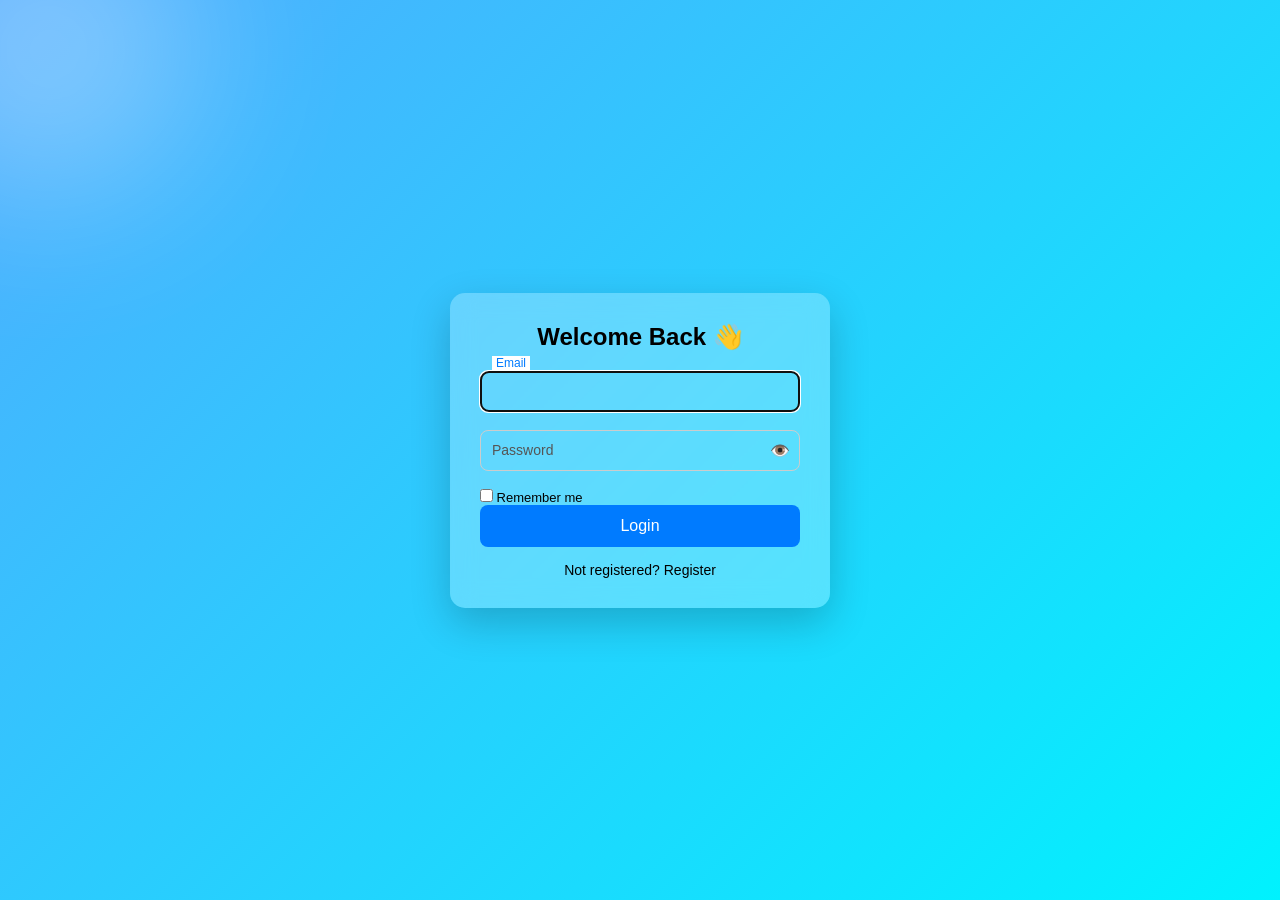
<file: index.html>
<!DOCTYPE html>
<html lang="en">
<head>
<meta charset="UTF-8">
<meta name="viewport" content="width=device-width, initial-scale=1.0">

<title>Login</title>

<style>
*{
margin:0;
padding:0;
box-sizing:border-box;
font-family:'Segoe UI',sans-serif;
}

body{
height:100vh;
display:flex;
justify-content:center;
align-items:center;
background: linear-gradient(135deg,#4facfe,#00f2fe);
overflow:hidden;
}

/* FLOATING EFFECT */
body::before{
content:"";
position:absolute;
width:300px;
height:300px;
background:rgba(255,255,255,0.3);
border-radius:50%;
top:-100px;
left:-100px;
filter:blur(80px);
animation:float 6s infinite alternate;
}

@keyframes float{
from{transform:translateY(0);}
to{transform:translateY(40px);}
}

/* CARD */
.container{
background:rgba(255,255,255,0.25);
backdrop-filter:blur(12px);
width:380px;
padding:30px;
border-radius:15px;
box-shadow:0 15px 40px rgba(0,0,0,0.2);
text-align:center;
z-index:1;
}

h2{
margin-bottom:20px;
}

/* INPUT */
.input-box{
position:relative;
margin:18px 0;
}

.input-box input{
width:100%;
padding:12px;
border:1px solid #ccc;
border-radius:8px;
background:transparent;
}

.input-box label{
position:absolute;
left:12px;
top:50%;
transform:translateY(-50%);
font-size:14px;
color:#555;
transition:.3s;
}

.input-box input:focus + label,
.input-box input:not(:placeholder-shown)+label{
top:-8px;
font-size:12px;
background:white;
padding:0 4px;
color:#007bff;
}

.toggle-pass{
position:absolute;
right:10px;
top:50%;
transform:translateY(-50%);
cursor:pointer;
}

/* REMEMBER */
.remember{
text-align:left;
font-size:13px;
margin-top:5px;
}

/* BUTTON */
button{
width:100%;
padding:12px;
border:none;
border-radius:8px;
background:#007bff;
color:white;
font-size:16px;
cursor:pointer;
transition:.3s;
}

button:hover{
transform:scale(1.03);
}

/* ERROR */
.error{
color:red;
margin-top:10px;
display:none;
}

/* LINK */
.link{
margin-top:15px;
font-size:14px;
cursor:pointer;
}

</style>
</head>

<body>

<div class="container">

<h2>Welcome Back 👋</h2>

<div class="input-box">
<input type="text" id="email" placeholder=" ">
<label>Email</label>
</div>

<div class="input-box">
<input type="password" id="password" placeholder=" ">
<label>Password</label>
<span class="toggle-pass" onclick="toggle()">👁️</span>
</div>

<div class="remember">
<input type="checkbox" id="remember"> Remember me
</div>

<div class="error" id="error"></div>

<button onclick="login()">Login</button>

<div class="link" onclick="goRegister()">
Not registered? Register
</div>

</div>

<script>

/* AUTO FOCUS */
document.getElementById("email").focus();

/* LOAD REMEMBERED EMAIL */
let savedEmail = localStorage.getItem("rememberEmail");
if(savedEmail){
document.getElementById("email").value = savedEmail;
document.getElementById("remember").checked = true;
}

/* ENTER NAVIGATION */
document.getElementById("email").addEventListener("keydown",function(e){
if(e.key==="Enter"){
e.preventDefault();
document.getElementById("password").focus();
}
});

document.getElementById("password").addEventListener("keydown",function(e){
if(e.key==="Enter"){
e.preventDefault();
login();
}
});

/* TOGGLE PASSWORD */
function toggle(){
let p=document.getElementById("password");
p.type = p.type==="password"?"text":"password";
}

/* LOGIN */
function login(){

let email=document.getElementById("email").value.trim();
let pass=document.getElementById("password").value.trim();
let error=document.getElementById("error");

error.style.display="none";

/* VALIDATION */
if(!email || !pass){
return showError("Enter all fields");
}

/* EMAIL FORMAT */
let emailRegex=/^[^\s@]+@[^\s@]+\.[^\s@]+$/;
if(!emailRegex.test(email)){
return showError("Invalid email format");
}

/* GET USERS */
let users = JSON.parse(localStorage.getItem("users")) || [];

/* FIND USER */
let userIndex = users.findIndex(u => u.email===email && u.password===pass);

if(userIndex === -1){
return showError("Invalid credentials");
}

let user = users[userIndex];

/* REMEMBER EMAIL */
if(document.getElementById("remember").checked){
localStorage.setItem("rememberEmail", email);
}else{
localStorage.removeItem("rememberEmail");
}

/* ===== UPDATE LOGIN COUNT (NEW 🔥) ===== */
user.loginCount = (user.loginCount || 0) + 1;
user.lastLogin = new Date().toLocaleString();

/* SAVE UPDATED USERS */
users[userIndex] = user;
localStorage.setItem("users", JSON.stringify(users));

/* ===== LOGIN HISTORY (ADMIN FEATURE 🔥) ===== */
let loginHistory = JSON.parse(localStorage.getItem("loginHistory")) || [];

loginHistory.push({
name: user.name,
email: user.email,
role: user.role,
time: new Date().toLocaleString()
});

localStorage.setItem("loginHistory", JSON.stringify(loginHistory));

/* SESSION */
localStorage.setItem("username", user.name);
localStorage.setItem("role", user.role);
localStorage.setItem("isLoggedIn","true");

/* SUCCESS MESSAGE */
error.style.color="green";
error.innerText="Logging in...";
error.style.display="block";

/* REDIRECT */
setTimeout(()=>{
if(user.role==="admin"){
window.location.href="admin.html";
}else{
window.location.href="./pages/congrats.html";
}
},800);

}

/* ERROR FIXED */
function showError(msg){
let error=document.getElementById("error");
error.style.color="red";
error.innerText=msg;
error.style.display="block";
}

/* REGISTER */
function goRegister(){
window.location.href="./pages/register.html";
}

</script>
</body>
</html>
</file>
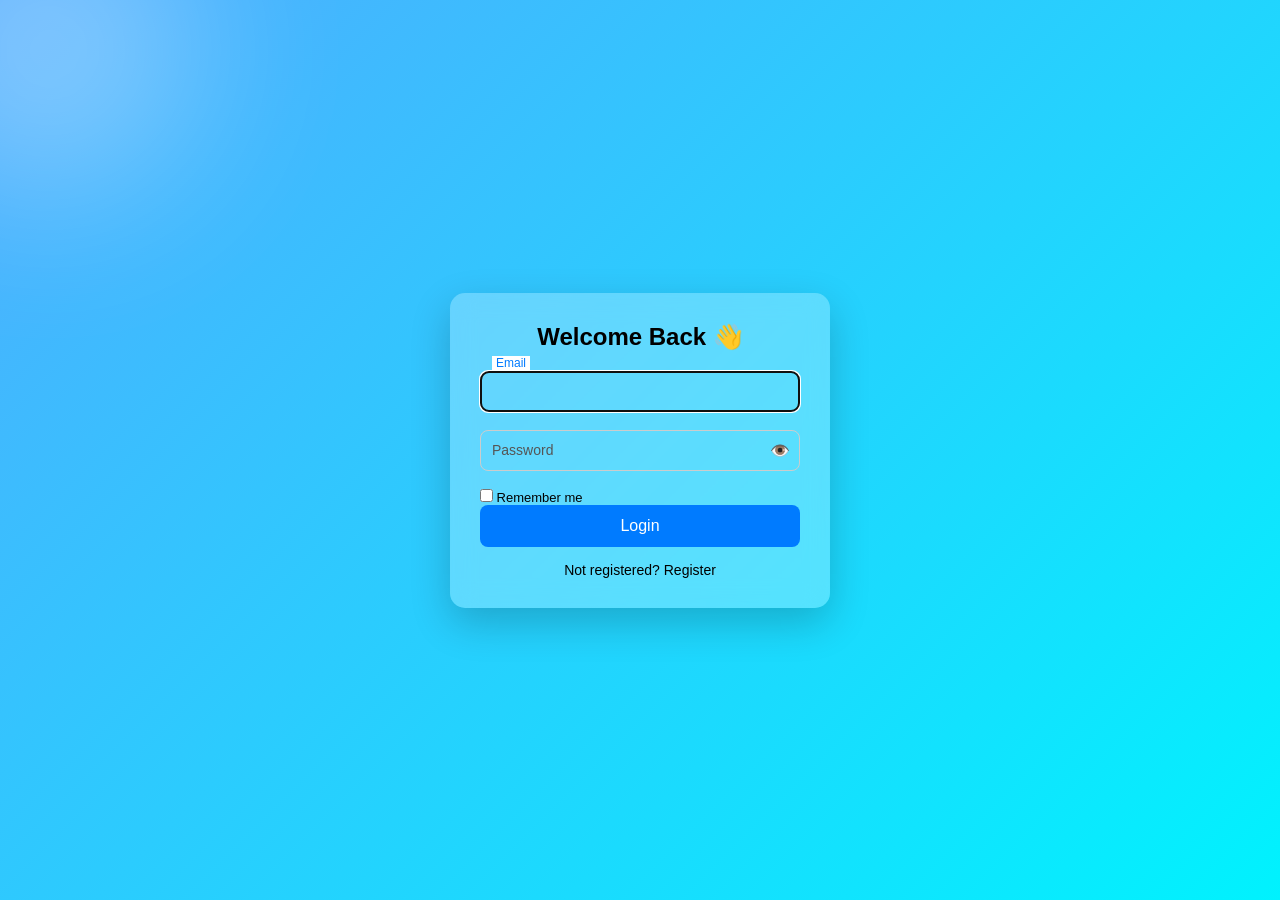
<file: pages/admin.html>
<!DOCTYPE html>
<html>
<head>
<meta charset="UTF-8">
<title>Admin Panel</title>

<style>
*{
margin:0;
padding:0;
box-sizing:border-box;
font-family:'Segoe UI',sans-serif;
}

body{
background: linear-gradient(135deg,#4facfe,#00f2fe);
min-height:100vh;
overflow-x:hidden;
}

/* FLOATING BG */
body::before{
content:"";
position:absolute;
width:300px;
height:300px;
background:rgba(255,255,255,0.3);
border-radius:50%;
top:-100px;
left:-100px;
filter:blur(80px);
animation:float 6s infinite alternate;
}
@keyframes float{
to{transform:translateY(50px);}
}

/* HEADER */
.header{
display:flex;
justify-content:space-between;
align-items:center;
padding:20px;
color:white;
font-size:22px;
font-weight:bold;
}

.logout{
background:#ff4d4d;
border:none;
padding:8px 14px;
border-radius:8px;
color:white;
cursor:pointer;
}

/* CONTAINER */
.container{
padding:20px;
}

/* STATS */
.stats{
display:grid;
grid-template-columns:repeat(4,1fr);
gap:20px;
margin-bottom:25px;
}

.box{
background:rgba(255,255,255,0.25);
backdrop-filter:blur(15px);
padding:20px;
border-radius:15px;
text-align:center;
box-shadow:0 10px 25px rgba(0,0,0,.2);
}

.box h2{
color:#fff;
}

/* CHART SECTION */
.charts{
display:grid;
grid-template-columns:1fr 1fr;
gap:20px;
margin-bottom:25px;
}

.chartBox{
background:rgba(255,255,255,0.25);
backdrop-filter:blur(15px);
padding:20px;
border-radius:15px;
text-align:center;
}

/* TABLE */
.tableBox{
background:rgba(255,255,255,0.25);
backdrop-filter:blur(15px);
padding:20px;
border-radius:15px;
}

table{
width:100%;
border-collapse:collapse;
}

th,td{
padding:10px;
text-align:center;
}

th{
background:#007bff;
color:white;
}

tr:nth-child(even){
background:rgba(255,255,255,0.2);
}

/* SEARCH */
.search{
margin-bottom:10px;
padding:8px;
width:100%;
border-radius:6px;
border:none;
}

/* TOPPER */
.topper{
margin-top:15px;
padding:15px;
background:rgba(255,255,255,0.3);
border-radius:10px;
text-align:center;
font-weight:bold;
}

</style>
</head>

<body>

<div class="header">
<div>🚀 Admin Dashboard</div>
<button class="logout" onclick="logout()">Logout</button>
</div>

<div class="container">

<!-- STATS -->
<div class="stats">
<div class="box">
<h2 id="totalUsers">0</h2>
<p>Total Users</p>
</div>

<div class="box">
<h2 id="students">0</h2>
<p>Students</p>
</div>

<div class="box">
<h2 id="admins">0</h2>
<p>Admins</p>
</div>

<div class="box">
<h2 id="exams">0</h2>
<p>Total Exams</p>
</div>
</div>

<!-- CHARTS -->
<div class="charts">

<div class="chartBox">
<h3>Users Distribution</h3>
<canvas id="pieChart" height="200"></canvas>
</div>

<div class="chartBox">
<h3>Subject Performance</h3>
<canvas id="barChart" height="200"></canvas>
</div>

</div>

<!-- TABLE -->
<div class="tableBox">

<input class="search" placeholder="Search student..." onkeyup="searchTable(this.value)">

<table>
<thead>
<tr>
<th>Name</th>
<th>Subject</th>
<th>Score</th>
<th>%</th>
<th>Grade</th>
<th>Date</th>
</tr>
</thead>

<tbody id="table"></tbody>
</table>

<div class="topper" id="topper"></div>

</div>

</div>

<script>

/* SECURITY */
if(localStorage.getItem("role")!=="admin"){
alert("Access Denied");
window.location.href="student_dashboard.html";
}

/* DATA */
let users = JSON.parse(localStorage.getItem("users")) || [];
let history = JSON.parse(localStorage.getItem("examHistory")) || [];

/* COUNTS */
let students = users.filter(u=>u.role==="student").length;
let admins = users.filter(u=>u.role==="admin").length;

totalUsers.innerText = users.length;
document.getElementById("students").innerText = students;
document.getElementById("admins").innerText = admins;
document.getElementById("exams").innerText = history.length;

/* GRADE FUNCTION */
function grade(p){
if(p>=85) return "A";
if(p>=70) return "B";
if(p>=50) return "C";
return "Fail";
}

/* TABLE */
let bestScore = 0;
let topperName = "No Data";

history.forEach(h=>{
let percent = Math.round((h.score/20)*100);

if(percent > bestScore){
bestScore = percent;
topperName = h.name;
}

table.innerHTML += `
<tr>
<td>${h.name}</td>
<td>${h.subject}</td>
<td>${h.score}/20</td>
<td>${percent}%</td>
<td>${grade(percent)}</td>
<td>${h.date}</td>
</tr>
`;
});

/* TOPPER */
document.getElementById("topper").innerText =
"🏆 Top Performer: " + topperName + " ("+bestScore+"%)";

/* SEARCH */
function searchTable(val){
val = val.toLowerCase();
let rows = document.querySelectorAll("#table tr");

rows.forEach(r=>{
r.style.display = r.innerText.toLowerCase().includes(val) ? "" : "none";
});
}

/* PIE CHART */
let pie = document.getElementById("pieChart").getContext("2d");

let total = students + admins;
let studentAngle = (students/total)*Math.PI*2;

pie.fillStyle = "#007bff";
pie.beginPath();
pie.moveTo(100,100);
pie.arc(100,100,80,0,studentAngle);
pie.fill();

pie.fillStyle = "#ff4d4d";
pie.beginPath();
pie.moveTo(100,100);
pie.arc(100,100,80,studentAngle,Math.PI*2);
pie.fill();

/* BAR CHART */
let subjects = {};
history.forEach(h=>{
if(!subjects[h.subject]) subjects[h.subject]=0;
subjects[h.subject]+=h.score;
});

let bar = document.getElementById("barChart").getContext("2d");

let x=20;
for(let s in subjects){
let h = subjects[s]*5;

bar.fillStyle="#28a745";
bar.fillRect(x,200-h,40,h);

bar.fillStyle="#000";
bar.fillText(s,x,190);

x+=60;
}

/* LOGOUT */
function logout(){
localStorage.clear();
window.location.href="../index.html";
}

</script>

</body>
</html>
</file>
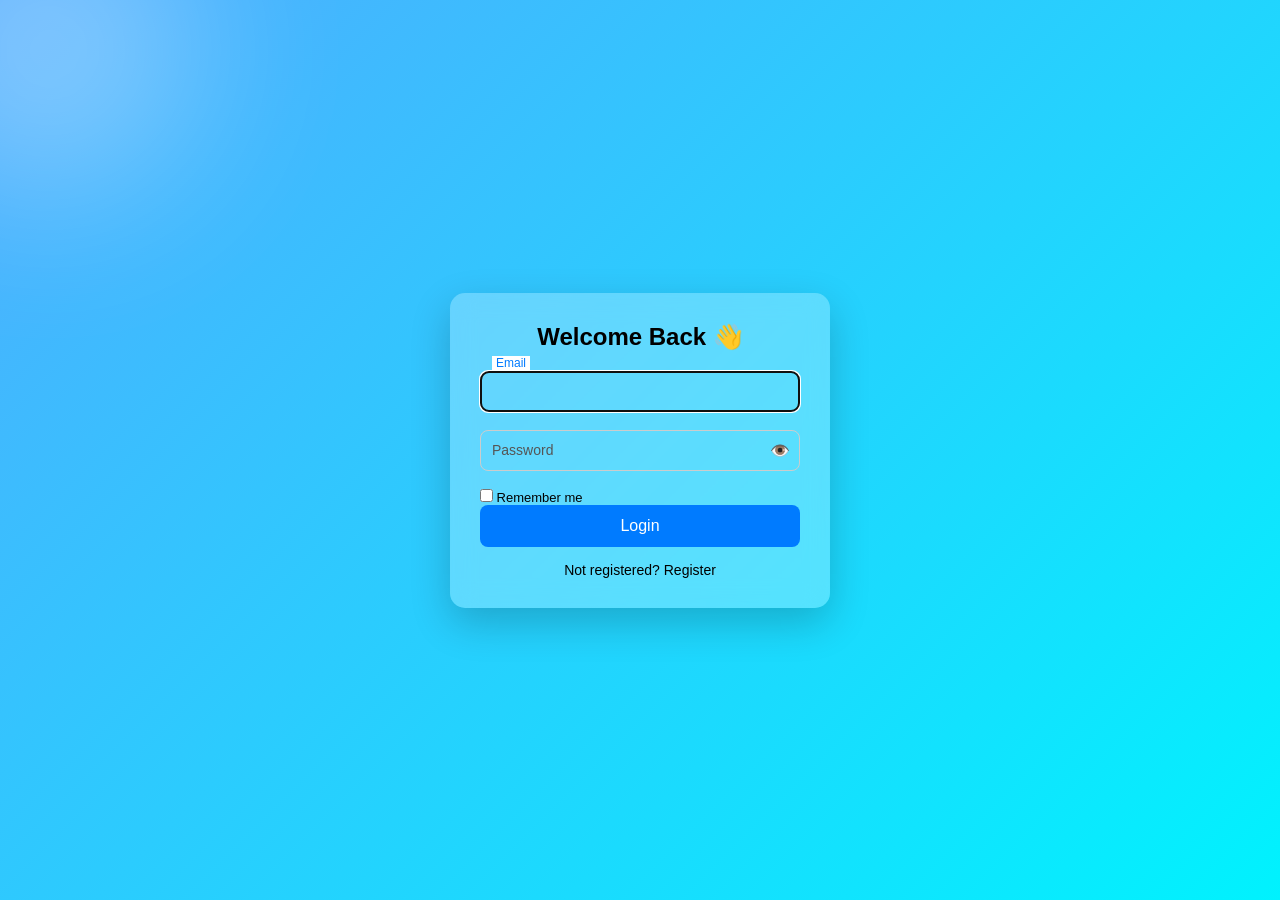
<file: pages/congrats.html>
<!DOCTYPE html>
<html lang="en">
<head>
<meta charset="UTF-8">
<meta name="viewport" content="width=device-width, initial-scale=1.0">

<title>Congratulations 🎉</title>

<style>
*{
margin:0;
padding:0;
box-sizing:border-box;
font-family:'Segoe UI',sans-serif;
}

body{
height:100vh;
display:flex;
justify-content:center;
align-items:center;
background: linear-gradient(135deg,#4facfe,#00f2fe);
overflow:hidden;
}

/* FLOAT BACKGROUND */
body::before{
content:"";
position:absolute;
width:400px;
height:400px;
background:rgba(255,255,255,0.25);
border-radius:50%;
top:-100px;
left:-100px;
filter:blur(120px);
animation:float 6s infinite alternate;
}

@keyframes float{
to{transform:translateY(50px);}
}

/* CARD */
.card{
background:rgba(255,255,255,0.25);
backdrop-filter:blur(12px);
padding:40px;
border-radius:20px;
box-shadow:0 20px 50px rgba(0,0,0,0.25);
text-align:center;
z-index:1;
animation:fade .8s ease;
}

@keyframes fade{
from{opacity:0;transform:translateY(40px);}
to{opacity:1;}
}

h1{
font-size:28px;
margin-bottom:10px;
}

p{
margin-bottom:15px;
}

/* PROGRESS */
.barWrap{
width:100%;
height:8px;
background:#ddd;
border-radius:10px;
overflow:hidden;
}

.bar{
height:100%;
width:0%;
background:#28a745;
transition:3s linear;
}

/* BUTTON */
button{
margin-top:20px;
padding:10px 20px;
border:none;
background:#007bff;
color:white;
border-radius:8px;
cursor:pointer;
transition:.3s;
}

button:hover{
transform:scale(1.05);
}

/* CONFETTI */
.confetti{
position:absolute;
width:8px;
height:8px;
top:-10px;
animation:fall linear infinite;
}

@keyframes fall{
to{transform:translateY(100vh) rotate(360deg);}
}
</style>
</head>

<body>

<div class="card">

<h1 id="msg"></h1>
<p id="greetText"></p>

<div class="barWrap">
<div class="bar" id="bar"></div>
</div>

<button onclick="goNow()">Go to Dashboard ➜</button>

</div>

<script>

/* LOGIN CHECK */
if(localStorage.getItem("isLoggedIn") !== "true"){
window.location.href="../index.html";
}

/* USER */
let name = localStorage.getItem("username") || "Student";

/* GREETING FIX */
let hour = new Date().getHours();
let greeting = "";

if(hour < 12) greeting = "Good Morning ☀️";
else if(hour < 18) greeting = "Good Afternoon 🌤️";
else greeting = "Good Evening 🌙";

/* DISPLAY */
document.getElementById("msg").innerText =
"🎉 Congratulations, " + name + "!";

document.getElementById("greetText").innerText =
greeting + " — You did great!";

/* PROGRESS ANIMATION */
setTimeout(()=>{
document.getElementById("bar").style.width = "100%";
},200);

/* REDIRECT FUNCTION */
function redirect(){
window.location.href="student_dashboard.html";
}

/* AUTO REDIRECT */
setTimeout(redirect,3000);

/* BUTTON */
function goNow(){
redirect();
}

/* CONFETTI EFFECT */
for(let i=0;i<60;i++){
let c=document.createElement("div");
c.className="confetti";
c.style.left=Math.random()*100+"%";
c.style.background=`hsl(${Math.random()*360},100%,50%)`;
c.style.animationDuration=(2+Math.random()*3)+"s";
document.body.appendChild(c);
}

</script>

</body>
</html>
</file>
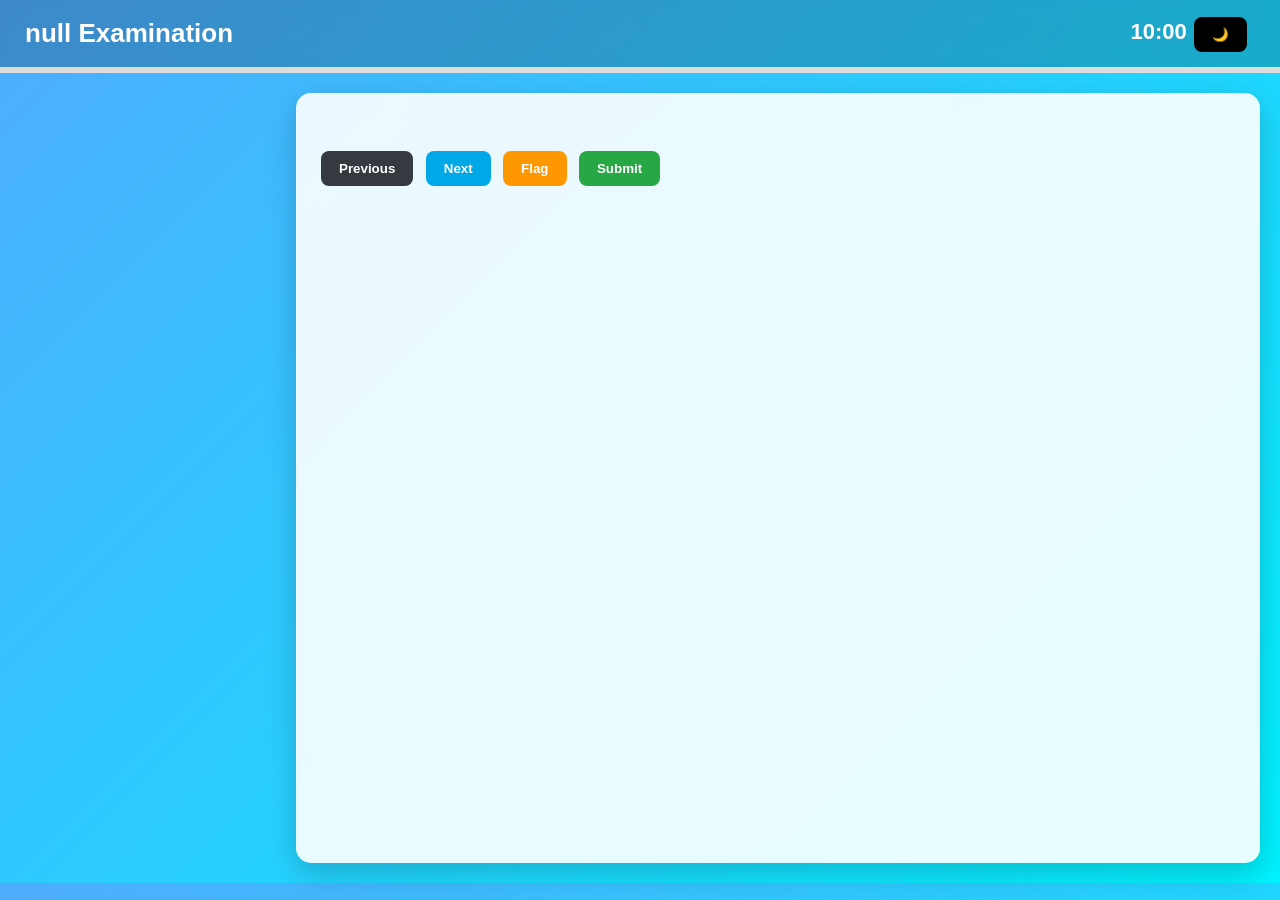
<file: pages/exam.html>
<!DOCTYPE html>
<html>
<head>
<script src="../js/questions.js"></script>

<style>

/* RESET */
*{
margin:0;
padding:0;
box-sizing:border-box;
font-family:'Segoe UI',sans-serif;
}

body{
margin:0;
background: linear-gradient(135deg,#4facfe,#00f2fe);
transition:.3s;
user-select:none;
}

/* DARK MODE */
body.dark{
background:#0f172a;
color:white;
}

/* HEADER */
.header{
background:rgba(0,0,0,0.2);
backdrop-filter:blur(10px);
color:white;
padding:15px 25px;
display:flex;
justify-content:space-between;
align-items:center;
font-size:26px;
font-weight:bold;
}

/* TIMER */
#timer{
font-size:22px;
font-weight:bold;
}

/* TIMER WARNING */
.danger{
color:#ff4d4d;
animation:pulse 1s infinite;
}

@keyframes pulse{
0%{transform:scale(1);}
50%{transform:scale(1.1);}
100%{transform:scale(1);}
}

/* PROGRESS */
.progressWrap{
height:6px;
background:#ddd;
}
.progress{
height:6px;
width:0%;
background:#28a745;
transition:.4s;
}

/* LAYOUT */
.container{
display:flex;
gap:20px;
padding:20px;
height:calc(100vh - 90px);
}

/* PALETTE */
.palette{
display:grid;
grid-template-columns:repeat(4,55px);
gap:12px;
position:sticky;
top:20px;
height:max-content;
}

.qbtn{
width:55px;
height:55px;
border:none;
border-radius:10px;
font-weight:bold;
color:white;
cursor:pointer;
transition:.2s;
}

.qbtn:hover{transform:scale(1.1);}

/* COLORS (UNCHANGED LOGIC) */
.notAttempted{background:#0d6efd;}
.attempted{background:#28a745;}
.current{background:#ffc107;color:black;}
.flagged{background:#dc3545;}

/* EXAM CARD */
.exam{
flex:1;
background:rgba(255,255,255,0.9);
backdrop-filter:blur(10px);
padding:25px;
border-radius:15px;
box-shadow:0 10px 30px rgba(0,0,0,.2);
animation:fadeIn .5s ease;
}

.dark .exam{
background:#1e293b;
}

@keyframes fadeIn{
from{opacity:0;transform:translateY(20px);}
to{opacity:1;transform:translateY(0);}
}

/* QUESTION */
#question{
margin-bottom:15px;
}

/* OPTIONS */
.option{
background:#f1f8ff;
padding:14px;
margin:10px 0;
border-radius:8px;
cursor:pointer;
transition:.3s;
border:2px solid transparent;
}

/* HOVER */
.option:hover{
transform:translateX(6px);
background:#dff0ff;
}

/* SELECTED OPTION (NEW ⭐) */
.option.selected{
background:#c8e6ff;
border:2px solid #007bff;
}

.dark .option{
background:#2c2c2c;
}
.dark .option.selected{
background:#374151;
border:2px solid #4facfe;
}

/* BUTTONS */
.btn{
padding:10px 18px;
border:none;
border-radius:8px;
color:white;
cursor:pointer;
font-weight:bold;
margin-right:8px;
transition:.3s;
}

.btn:hover{
transform:scale(1.05);
}

.prev{background:#343a40;}
.next{background:#00a8e8;}
.flag{background:#ff9800;}
.submit{background:#28a745;}
.darkbtn{background:black;}

</style>
</head>

<body>

<div class="header">
<div id="title"></div>
<div>
<span id="timer">10:00</span>
<button class="btn darkbtn" onclick="toggleDark()">🌙</button>
</div>
</div>

<div class="progressWrap">
<div class="progress" id="progress"></div>
</div>

<div class="container">

<div class="palette" id="palette"></div>

<div class="exam">

<h2 id="question"></h2>
<div id="options"></div><br>

<button class="btn prev" onclick="prev()">Previous</button>
<button class="btn next" onclick="next()">Next</button>
<button class="btn flag" onclick="toggleFlag()">Flag</button>
<button class="btn submit" onclick="submitExam()">Submit</button>

</div>
</div>

<script>

/* INIT */
const subject=localStorage.getItem("subject");
title.innerText=subject+" Examination";

let questions=[...allQuestions[subject]];
questions=shuffle(questions);

let answers=JSON.parse(localStorage.getItem("autosave_"+subject))
|| new Array(20).fill(null);

let flags=new Array(20).fill(false);

let index=0;

/* SHUFFLE */
function shuffle(arr){
return arr.sort(()=>Math.random()-0.5);
}

/* PALETTE */
function loadPalette(){

palette.innerHTML="";

questions.forEach((q,i)=>{

let cls="notAttempted";

if(flags[i]) cls="flagged";
else if(i===index) cls="current";
else if(answers[i]) cls="attempted";

palette.innerHTML+=`
<button class="qbtn ${cls}" onclick="go(${i})">
${i+1}
</button>`;
});
}

/* PROGRESS */
function updateProgress(){
let done=answers.filter(a=>a).length;
progress.style.width=((done/20)*100)+"%";
}

/* LOAD */
function load(){

question.innerText=(index+1)+". "+questions[index].question;

let html="";

questions[index].options.forEach(o=>{

let selected = answers[index]===o ? "selected" : "";

html+=`
<div class="option ${selected}" onclick="save('${o}')">
<input type="radio" name="opt"
${answers[index]===o?"checked":""}>
 ${o}
</div>`;
});

options.innerHTML=html;

loadPalette();
updateProgress();
}

/* SAVE */
function save(v){

answers[index]=v;

localStorage.setItem(
"autosave_"+subject,
JSON.stringify(answers)
);

load();
}

/* NAV */
function go(i){index=i;load();}
function next(){if(index<19){index++;load();}}
function prev(){if(index>0){index--;load();}}

/* FLAG */
function toggleFlag(){
flags[index]=!flags[index];
loadPalette();
}

/* DARK */
function toggleDark(){
document.body.classList.toggle("dark");
}

/* SUBMIT */
function submitExam(){

let score=0;

questions.forEach((q,i)=>{
if(answers[i]===q.answer) score++;
});

localStorage.removeItem("autosave_"+subject);

localStorage.setItem("resultData",
JSON.stringify({
subject,
questions,
answers,
score
}));

location.href="result.html";
}

/* TIMER */
let time=600;

const t=setInterval(()=>{

let m=Math.floor(time/60);
let s=time%60;

timer.innerText=`${m}:${s<10?"0"+s:s}`;

/* WARNING */
if(time <= 60){
timer.classList.add("danger");
}

if(time<=0){
clearInterval(t);
submitExam();
}

time--;

},1000);

load();

</script>

</body>
</html>
</file>
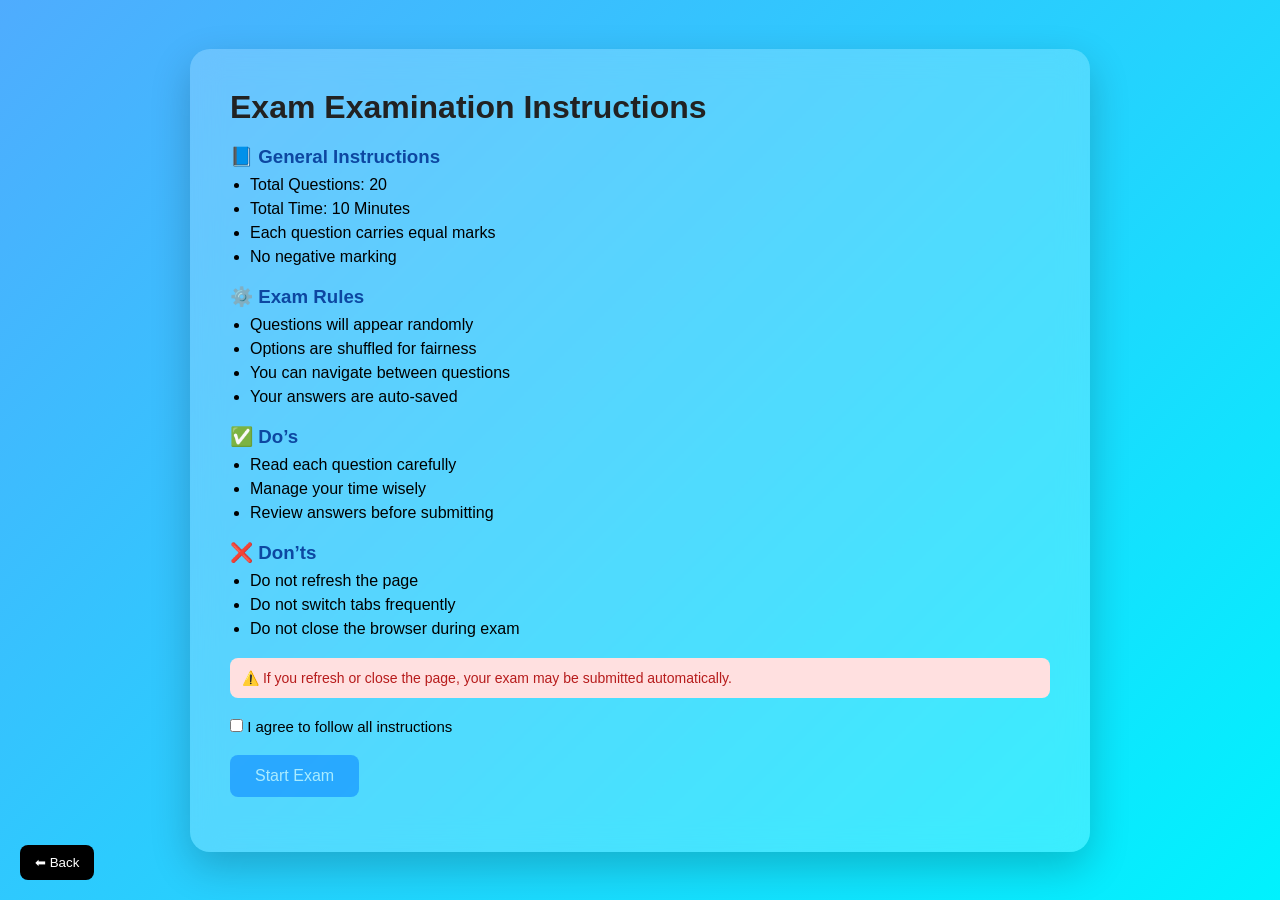
<file: pages/instructions.html>
<!DOCTYPE html>
<html>
<head>
<meta charset="UTF-8">
<title>Instructions</title>

<style>

/* RESET */
*{
margin:0;
padding:0;
box-sizing:border-box;
font-family:'Segoe UI',sans-serif;
}

/* BACKGROUND */
body{
height:100vh;
background: linear-gradient(135deg,#4facfe,#00f2fe);
display:flex;
justify-content:center;
align-items:center;
}

/* MAIN CARD */
.container{
width:85%;
max-width:900px;
background:rgba(255,255,255,0.2);
backdrop-filter:blur(15px);
padding:40px;
border-radius:20px;
box-shadow:0 15px 40px rgba(0,0,0,0.2);
animation:fadeIn .7s ease;
}

@keyframes fadeIn{
from{opacity:0;transform:translateY(40px);}
to{opacity:1;transform:translateY(0);}
}

/* TITLE */
h1{
margin-bottom:20px;
color:#222;
}

/* SECTIONS */
.section{
margin-bottom:20px;
}

.section h3{
margin-bottom:8px;
color:#0d47a1;
}

/* LIST */
ul{
padding-left:20px;
}

li{
margin-bottom:6px;
}

/* WARNING BOX */
.warning{
background:#ffe0e0;
color:#b71c1c;
padding:12px;
border-radius:8px;
margin-top:15px;
font-size:14px;
}

/* CHECKBOX */
.agree{
margin-top:20px;
font-size:15px;
}

/* BUTTON */
.btn{
margin-top:20px;
padding:12px 25px;
border:none;
border-radius:8px;
background:#007bff;
color:white;
font-size:16px;
cursor:pointer;
opacity:0.5;
pointer-events:none;
transition:.3s;
}

.btn.active{
opacity:1;
pointer-events:auto;
transform:scale(1.05);
}

/* COUNTDOWN */
.countdown{
margin-top:15px;
font-size:14px;
color:#333;
}

/* BACK */
.back{
position:fixed;
bottom:20px;
left:20px;
background:black;
color:white;
border:none;
padding:10px 15px;
border-radius:8px;
cursor:pointer;
}

</style>
</head>

<body>

<div class="container">

<h1 id="title"></h1>

<!-- GENERAL -->
<div class="section">
<h3>📘 General Instructions</h3>
<ul>
<li>Total Questions: 20</li>
<li>Total Time: 10 Minutes</li>
<li>Each question carries equal marks</li>
<li>No negative marking</li>
</ul>
</div>

<!-- EXAM RULES -->
<div class="section">
<h3>⚙️ Exam Rules</h3>
<ul>
<li>Questions will appear randomly</li>
<li>Options are shuffled for fairness</li>
<li>You can navigate between questions</li>
<li>Your answers are auto-saved</li>
</ul>
</div>

<!-- DO -->
<div class="section">
<h3>✅ Do’s</h3>
<ul>
<li>Read each question carefully</li>
<li>Manage your time wisely</li>
<li>Review answers before submitting</li>
</ul>
</div>

<!-- DON'T -->
<div class="section">
<h3>❌ Don’ts</h3>
<ul>
<li>Do not refresh the page</li>
<li>Do not switch tabs frequently</li>
<li>Do not close the browser during exam</li>
</ul>
</div>

<!-- WARNING -->
<div class="warning">
⚠️ If you refresh or close the page, your exam may be submitted automatically.
</div>

<!-- AGREE -->
<div class="agree">
<input type="checkbox" id="agree"> 
I agree to follow all instructions
</div>

<!-- BUTTON -->
<button class="btn" id="startBtn" onclick="startExam()">
Start Exam
</button>

<div class="countdown" id="countdown"></div>

</div>

<button class="back" onclick="history.back()">⬅ Back</button>

<script>

/* SUBJECT TITLE */
const subject = localStorage.getItem("subject") || "Exam";
document.getElementById("title").innerText =
subject + " Examination Instructions";

/* ENABLE BUTTON */
const checkbox = document.getElementById("agree");
const btn = document.getElementById("startBtn");

checkbox.addEventListener("change",()=>{
if(checkbox.checked){
btn.classList.add("active");
startCountdown();
}else{
btn.classList.remove("active");
document.getElementById("countdown").innerText="";
}
});

/* COUNTDOWN BEFORE START */
function startCountdown(){
let time = 3;
const cd = document.getElementById("countdown");

cd.innerText = "Exam will start in " + time + " sec...";

const interval = setInterval(()=>{
time--;
cd.innerText = "Exam will start in " + time + " sec...";

if(time === 0){
clearInterval(interval);
cd.innerText = "You can start now 🚀";
}
},1000);
}

/* START EXAM */
function startExam(){
if(!checkbox.checked){
alert("Please accept instructions");
return;
}
window.location.href="exam.html";
}

</script>

</body>
</html>
</file>
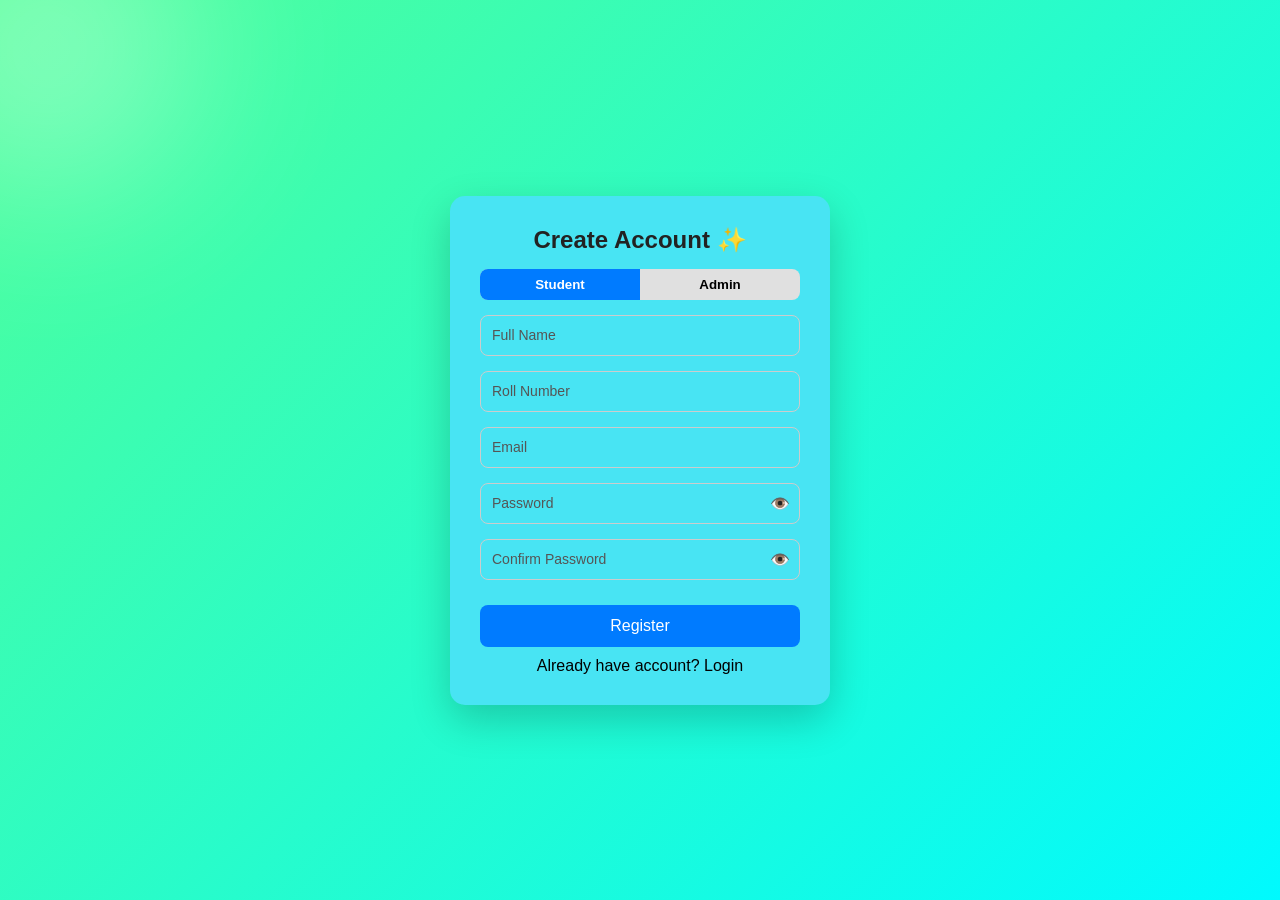
<file: pages/register.html>
<!DOCTYPE html>
<html lang="en">
<head>
<meta charset="UTF-8">
<meta name="viewport" content="width=device-width, initial-scale=1.0">

<title>Student Registration</title>

<style>
*{
margin:0;
padding:0;
box-sizing:border-box;
font-family:'Segoe UI',sans-serif;
}

body{
height:100vh;
display:flex;
justify-content:center;
align-items:center;
background: linear-gradient(135deg,#4ffe98,#00fafe);
overflow:hidden;
}

/* FLOATING EFFECT */
body::before{
content:"";
position:absolute;
width:300px;
height:300px;
background:rgba(255,255,255,0.3);
border-radius:50%;
top:-100px;
left:-100px;
filter:blur(80px);
animation:float 6s infinite alternate;
}

@keyframes float{
from{transform:translateY(0);}
to{transform:translateY(40px);}
}

/* CARD */
.container{
background:rgb(72, 228, 243);
width:380px;
padding:30px;
border-radius:15px;
box-shadow:0 15px 40px rgba(0,0,0,0.2);
text-align:center;
z-index:1;
}

h2{
margin-bottom:15px;
color:#222;
}

/* ROLE TOGGLE */
.role-toggle{
display:flex;
background:#e0e0e0;
border-radius:8px;
margin-bottom:15px;
overflow:hidden;
}

.role-toggle button{
flex:1;
padding:8px;
border:none;
cursor:pointer;
background:transparent;
font-weight:bold;
}

.role-toggle .active{
background:#007bff;
color:white;
}

/* INPUT */
.input-box{
position:relative;
margin:15px 0;
}

.input-box input{
width:100%;
padding:12px;
border:1px solid #ccc;
border-radius:8px;
background:transparent;
}

.input-box label{
position:absolute;
left:12px;
top:50%;
transform:translateY(-50%);
font-size:14px;
color:#555;
transition:.3s;
}

.input-box input:focus + label,
.input-box input:not(:placeholder-shown) + label{
top:-8px;
font-size:12px;
background:white;
padding:0 5px;
color:#007bff;
}

.toggle-pass{
position:absolute;
right:10px;
top:50%;
transform:translateY(-50%);
cursor:pointer;
}

/* BUTTON */
button.submit{
width:100%;
padding:12px;
border:none;
border-radius:8px;
background:#007bff;
color:white;
font-size:16px;
cursor:pointer;
margin-top:10px;
}

/* MSG */
.error{color:red;font-size:13px;display:none;}
.success{color:green;font-size:13px;display:none;}

.login-link{
margin-top:10px;
display:block;
cursor:pointer;
}

</style>
</head>

<body>

<div class="container">

<h2>Create Account ✨</h2>

<!-- ROLE -->
<div class="role-toggle">
<button id="studentBtn" class="active" onclick="setRole('student')">Student</button>
<button id="adminBtn" onclick="setRole('admin')">Admin</button>
</div>

<!-- NAME -->
<div class="input-box">
<input type="text" id="name" placeholder=" ">
<label>Full Name</label>
</div>

<!-- ROLL -->
<div class="input-box">
<input type="text" id="roll" placeholder=" ">
<label>Roll Number</label>
</div>

<!-- EMAIL -->
<div class="input-box">
<input type="email" id="email" placeholder=" ">
<label>Email</label>
</div>

<!-- PASSWORD -->
<div class="input-box">
<input type="password" id="password" placeholder=" ">
<label>Password</label>
<span class="toggle-pass" onclick="togglePass('password')">👁️</span>
</div>

<!-- CONFIRM -->
<div class="input-box">
<input type="password" id="confirm" placeholder=" ">
<label>Confirm Password</label>
<span class="toggle-pass" onclick="togglePass('confirm')">👁️</span>
</div>

<div class="error" id="errorMsg"></div>
<div class="success" id="successMsg"></div>

<button class="submit" onclick="register()">Register</button>

<span class="login-link" onclick="goLogin()">
Already have account? Login
</span>

</div>

<script>

let role = "student";

/* ROLE SWITCH */
function setRole(r){
role = r;

studentBtn.classList.remove("active");
adminBtn.classList.remove("active");

if(r==="student") studentBtn.classList.add("active");
else adminBtn.classList.add("active");
}

/* PASSWORD TOGGLE */
function togglePass(id){
let f=document.getElementById(id);
f.type = f.type==="password" ? "text":"password";
}

/* REGISTER FUNCTION (FIXED) */
function register(){

let name = val("name");
let roll = val("roll");
let email = val("email");
let pass = val("password");
let conf = val("confirm");

let error = document.getElementById("errorMsg");
let success = document.getElementById("successMsg");

error.style.display="none";
success.style.display="none";

/* VALIDATION */
if(!name||!roll||!email||!pass||!conf){
return showError("Fill all fields");
}

/* EMAIL CHECK */
let emailRegex = /^[^\s@]+@[^\s@]+\.[^\s@]+$/;
if(!emailRegex.test(email)){
return showError("Invalid email format");
}

/* PASSWORD */
if(pass.length < 4){
return showError("Password min 4 characters");
}

if(pass !== conf){
return showError("Passwords do not match");
}

/* GET USERS */
let users = JSON.parse(localStorage.getItem("users")) || [];

/* DUPLICATE CHECK */
if(users.some(u=>u.email===email)){
return showError("Email already exists");
}

if(users.some(u=>u.roll===roll)){
return showError("Roll already exists");
}

/* SAVE USER */
let newUser = {
name,
roll,
email,
password:pass,
role
};

users.push(newUser);
localStorage.setItem("users", JSON.stringify(users));

/* SUCCESS */
success.innerText="✅ Registered Successfully!";
success.style.display="block";

/* 🚨 FIX: GO TO LOGIN PAGE */
setTimeout(()=>{
window.location.href="../index.html";
},1200);

}

/* HELPERS */
function val(id){
return document.getElementById(id).value.trim();
}

function showError(msg){
let error = document.getElementById("errorMsg");
error.innerText=msg;
error.style.display="block";
}

/* LOGIN NAVIGATION */
function goLogin(){
window.location.href="../index.html";
}

</script>

</body>
</html>
</file>
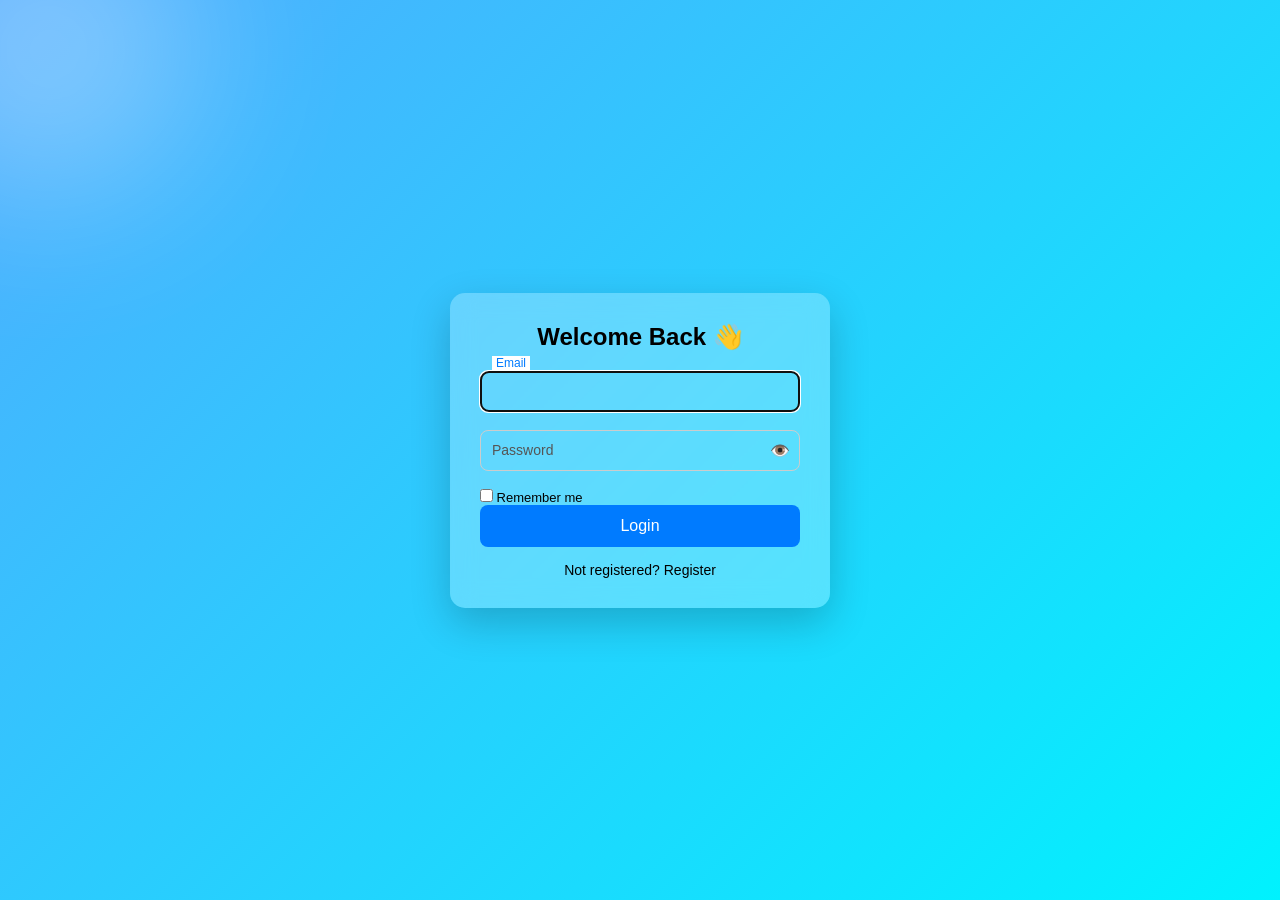
<file: pages/result.html>
<!DOCTYPE html>
<html>
<head>
<meta charset="UTF-8">
<title>Result</title>

<style>
*{
margin:0;
padding:0;
box-sizing:border-box;
font-family:'Segoe UI',sans-serif;
}

body{
background: linear-gradient(135deg,#4facfe,#00f2fe);
min-height:100vh;
}

/* HEADER */
.header{
padding:20px;
text-align:center;
color:white;
font-size:28px;
font-weight:bold;
}

/* RESULT BOX */
.box{
width:90%;
max-width:800px;
margin:20px auto;
background:rgba(255,255,255,0.2);
backdrop-filter:blur(15px);
padding:25px;
border-radius:15px;
text-align:center;
box-shadow:0 10px 30px rgba(0,0,0,.2);
animation:fade .5s ease;
}

@keyframes fade{
from{opacity:0;transform:translateY(20px);}
to{opacity:1;}
}

.score{
font-size:34px;
font-weight:bold;
}

.percent{
font-size:20px;
margin-top:5px;
}

/* BADGE */
.badge{
margin-top:10px;
font-weight:bold;
}

/* PROGRESS */
.progressWrap{
height:10px;
background:#ddd;
border-radius:10px;
margin-top:15px;
overflow:hidden;
}

.progress{
height:10px;
width:0%;
background:#28a745;
transition:1s;
}

/* STATS */
.stats{
display:flex;
justify-content:space-around;
margin-top:20px;
flex-wrap:wrap;
}

/* FILTER */
.filters{
text-align:center;
margin-top:15px;
}

.filterBtn{
padding:8px 14px;
margin:5px;
border:none;
border-radius:6px;
background:#007bff;
color:white;
cursor:pointer;
}

/* GRID */
.grid{
display:grid;
grid-template-columns:1fr 1fr;
gap:15px;
padding:20px;
}

.card{
background:white;
padding:15px;
border-radius:10px;
box-shadow:0 5px 15px rgba(0,0,0,.2);
}

.correctCard{border-left:6px solid #28a745;}
.wrongCard{border-left:6px solid #ff5252;}

.correct{color:#28a745;}
.wrong{color:#ff5252;}

.btn{
display:block;
margin:30px auto;
padding:12px 25px;
background:#007bff;
color:white;
border:none;
border-radius:8px;
cursor:pointer;
}

@media(max-width:700px){
.grid{grid-template-columns:1fr;}
}
</style>
</head>

<body>

<div class="header" id="title"></div>

<div class="box">

<div class="score" id="score"></div>
<div class="percent" id="percent"></div>
<div class="badge" id="badge"></div>

<div class="progressWrap">
<div class="progress" id="progress"></div>
</div>

<div class="stats">
<div>✅ Correct: <span id="correct"></span></div>
<div>❌ Wrong: <span id="wrong"></span></div>
<div>📊 Attempted: <span id="attempted"></span></div>
</div>

</div>

<div class="filters">
<button class="filterBtn" onclick="filter('all')">All</button>
<button class="filterBtn" onclick="filter('correct')">Correct</button>
<button class="filterBtn" onclick="filter('wrong')">Wrong</button>
</div>

<div class="grid" id="grid"></div>

<button class="btn" onclick="location.href='student_dashboard.html'">
Go To Dashboard
</button>

<script>

/* LOAD DATA */
const data = JSON.parse(localStorage.getItem("resultData"));

if(!data){
alert("No result found");
window.location.href="student_dashboard.html";
}

/* SUBJECT + LEVEL */
let subject = data.subject;
let level = localStorage.getItem("level") || "Beginner";

/* SCORE */
let total = 20;
let score = Number(data.score) || 0;
let percent = Math.round((score/total)*100);

/* UI */
document.getElementById("title").innerText = `${subject} (${level}) Result`;
document.getElementById("score").innerText = score+"/"+total;
document.getElementById("percent").innerText = percent+"%";

/* BADGE */
let badgeText = "Beginner";
if(percent >= 80) badgeText = "🔥 Pro";
else if(percent >= 60) badgeText = "⭐ Good";

document.getElementById("badge").innerText = badgeText;

/* PROGRESS */
setTimeout(()=>{
document.getElementById("progress").style.width = percent+"%";
},300);

/* STATS */
let correct=0, wrong=0, attempted=0;

data.questions.forEach((q,i)=>{
if(data.answers[i]){
attempted++;
if(data.answers[i]===q.answer) correct++;
else wrong++;
}
});

document.getElementById("correct").innerText = correct;
document.getElementById("wrong").innerText = wrong;
document.getElementById("attempted").innerText = attempted;

/* ========================= */
/* 🔥 FIXED STORAGE SYSTEM 🔥 */
/* ========================= */

/* UNIQUE KEY */
let key = subject + "_" + level;

/* LAST SCORE */
localStorage.setItem(key+"_Score", score);

/* ATTEMPTS */
let attempts = Number(localStorage.getItem(key+"_Attempts")) || 0;
attempts++;
localStorage.setItem(key+"_Attempts", attempts);

/* BEST SCORE */
let best = Number(localStorage.getItem(key+"_Best")) || 0;

if(score > best){
best = score;
localStorage.setItem(key+"_Best", best);
}

/* ========================= */
/* 🔥 ADMIN HISTORY 🔥 */
/* ========================= */

let history = JSON.parse(localStorage.getItem("examHistory")) || [];

history.push({
name: localStorage.getItem("username"),
subject: subject,
level: level,
score: score,
percentage: percent,
date: new Date().toLocaleString()
});

localStorage.setItem("examHistory", JSON.stringify(history));

/* ========================= */
/* LOAD QUESTIONS */
/* ========================= */

function load(type="all"){
document.getElementById("grid").innerHTML="";

data.questions.forEach((q,i)=>{

let ok = data.answers[i]===q.answer;

if(type==="correct" && !ok) return;
if(type==="wrong" && ok) return;

document.getElementById("grid").innerHTML+=`
<div class="card ${ok?"correctCard":"wrongCard"}">
<b>${i+1}. ${q.question}</b><br><br>
Your: ${data.answers[i]||"Not Attempted"}<br>
Correct: ${q.answer}<br><br>
<span class="${ok?"correct":"wrong"}">
${ok?"✔ Correct":"✖ Wrong"}
</span>
</div>`;
});
}

function filter(t){
load(t);
}

/* INITIAL LOAD */
load();

</script>
</body>
</html>
</file>
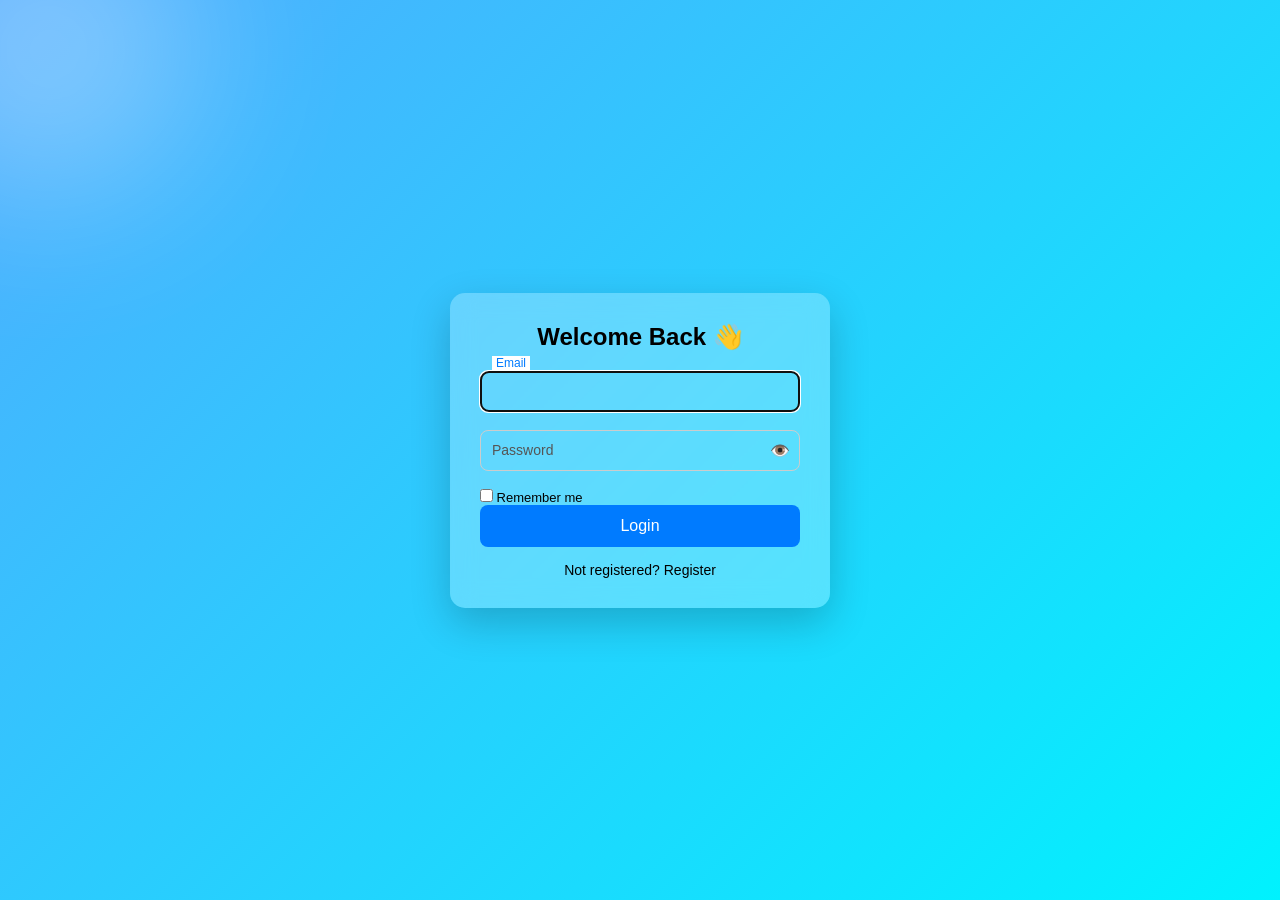
<file: pages/student_dashboard.html>
<!DOCTYPE html>
<html>
<head>
<meta charset="UTF-8">
<title>Student Dashboard</title>

<style>
/* ===== SAME YOUR STYLE (UNCHANGED) ===== */
*{
margin:0;
padding:0;
box-sizing:border-box;
font-family:'Segoe UI',sans-serif;
transition:.3s;
}

body{
background: linear-gradient(135deg,#4facfe,#00f2fe);
min-height:100vh;
}

body.dark{
background:#0f172a;
color:white;
}

.header{
display:flex;
justify-content:space-between;
align-items:center;
padding:20px 30px;
color:white;
font-size:22px;
font-weight:bold;
}

.headBtns{
display:flex;
gap:10px;
}

.btn{
padding:8px 14px;
border:none;
border-radius:8px;
cursor:pointer;
color:white;
font-weight:bold;
}

.themeBtn{background:#111;}
.logout{background:#ff4d4d;}
.admin{background:#28a745;}

.grid{
display:grid;
grid-template-columns:repeat(3,1fr);
gap:25px;
padding:30px;
}

.card{
background:rgba(255,255,255,0.25);
backdrop-filter:blur(15px);
padding:25px;
border-radius:15px;
box-shadow:0 10px 30px rgba(0,0,0,0.2);
transition:.4s;
position:relative;
}

.card:hover{
transform:translateY(-10px);
}

body.dark .card{
background:#1e293b;
color:white;
}

.badge{
position:absolute;
top:15px;
right:15px;
background:#fff;
padding:5px 12px;
border-radius:20px;
font-size:12px;
font-weight:bold;
}

body.dark .badge{
background:#334155;
color:white;
}

.card h2{
margin-bottom:5px;
}

.sub{
font-size:14px;
margin-bottom:10px;
}

.stat{
font-size:13px;
margin:3px 0;
}

.progressWrap{
height:6px;
background:#ddd;
border-radius:5px;
margin-top:10px;
overflow:hidden;
}

body.dark .progressWrap{
background:#444;
}

.progress{
height:6px;
background:#28a745;
}

.start{
background:#007bff;
color:white;
border:none;
padding:10px 18px;
border-radius:8px;
margin-top:12px;
cursor:pointer;
}

.back{
position:fixed;
bottom:20px;
left:20px;
background:black;
color:white;
padding:10px;
border:none;
border-radius:8px;
}

@media(max-width:900px){
.grid{grid-template-columns:repeat(2,1fr);}
}
@media(max-width:600px){
.grid{grid-template-columns:1fr;}
}
</style>
</head>

<body>

<div class="header">

<div id="welcomeText"></div>

<div class="headBtns">
<button class="btn admin" id="adminBtn" onclick="goAdmin()">Admin</button>
<button class="btn themeBtn" id="themeBtn" onclick="toggleDark()">🌙</button>
<button class="btn logout" onclick="logout()">Logout</button>
</div>

</div>

<div class="grid" id="grid"></div>

<button class="back" onclick="history.back()">⬅ Back</button>

<script>

/* LOGIN CHECK */
if(localStorage.getItem("isLoggedIn")!=="true"){
window.location.href="../index.html";
}

/* USER */
let name = localStorage.getItem("username");
let role = localStorage.getItem("role");

/* HIDE ADMIN */
if(role!=="admin"){
document.getElementById("adminBtn").style.display="none";
}

/* GREETING */
let h=new Date().getHours();
let g=h<12?"Good Morning":h<18?"Good Afternoon":"Good Evening";
welcomeText.innerText=`${g}, ${name} 👋`;

/* DARK MODE */
if(localStorage.getItem("darkMode")==="true"){
document.body.classList.add("dark");
document.getElementById("themeBtn").innerText="☀️";
}

/* SUBJECTS */
const subjects=["HTML","CSS","JS","PYTHON","DBMS","OS"];
const level = "Beginner"; // 🔥 IMPORTANT

/* LOAD CARDS */
subjects.forEach(sub=>{

/* 🔥 FIXED KEY SYSTEM */
let key = sub + "_" + level;

/* GET DATA */
let last = Number(localStorage.getItem(key+"_Score")) || 0;
let best = Number(localStorage.getItem(key+"_Best")) || 0;
let attempts = Number(localStorage.getItem(key+"_Attempts")) || 0;

let percent = Math.round((best/20)*100);

/* BADGE */
let badge="Beginner";
if(best>=15) badge="🔥 Pro";
else if(best>=10) badge="⭐ Good";

/* UI */
grid.innerHTML+=`
<div class="card">

<div class="badge">${badge}</div>

<h2>${sub} Exam</h2>
<div class="sub">20 Questions • 10 Minutes</div>

<div class="stat">📊 Last: ${last}</div>
<div class="stat">🏆 Best: ${best}</div>
<div class="stat">🔁 Attempts: ${attempts}</div>

<div class="progressWrap">
<div class="progress" style="width:${percent}%"></div>
</div>

<button class="start" onclick="startExam('${sub}')">
Start Exam
</button>

</div>
`;
});

/* START */
function startExam(subject){
localStorage.setItem("subject",subject);
localStorage.setItem("level","Beginner"); // 🔥 IMPORTANT
window.location.href="instructions.html";
}

/* ADMIN */
function goAdmin(){
window.location.href="admin.html";
}

/* DARK MODE */
function toggleDark(){
document.body.classList.toggle("dark");
let isDark = document.body.classList.contains("dark");
localStorage.setItem("darkMode", isDark);
document.getElementById("themeBtn").innerText = isDark ? "☀️" : "🌙";
}

/* LOGOUT */
function logout(){
localStorage.removeItem("username");
localStorage.removeItem("role");
localStorage.removeItem("isLoggedIn");
window.location.href="../index.html";
}

</script>

</body>
</html>
</file>
